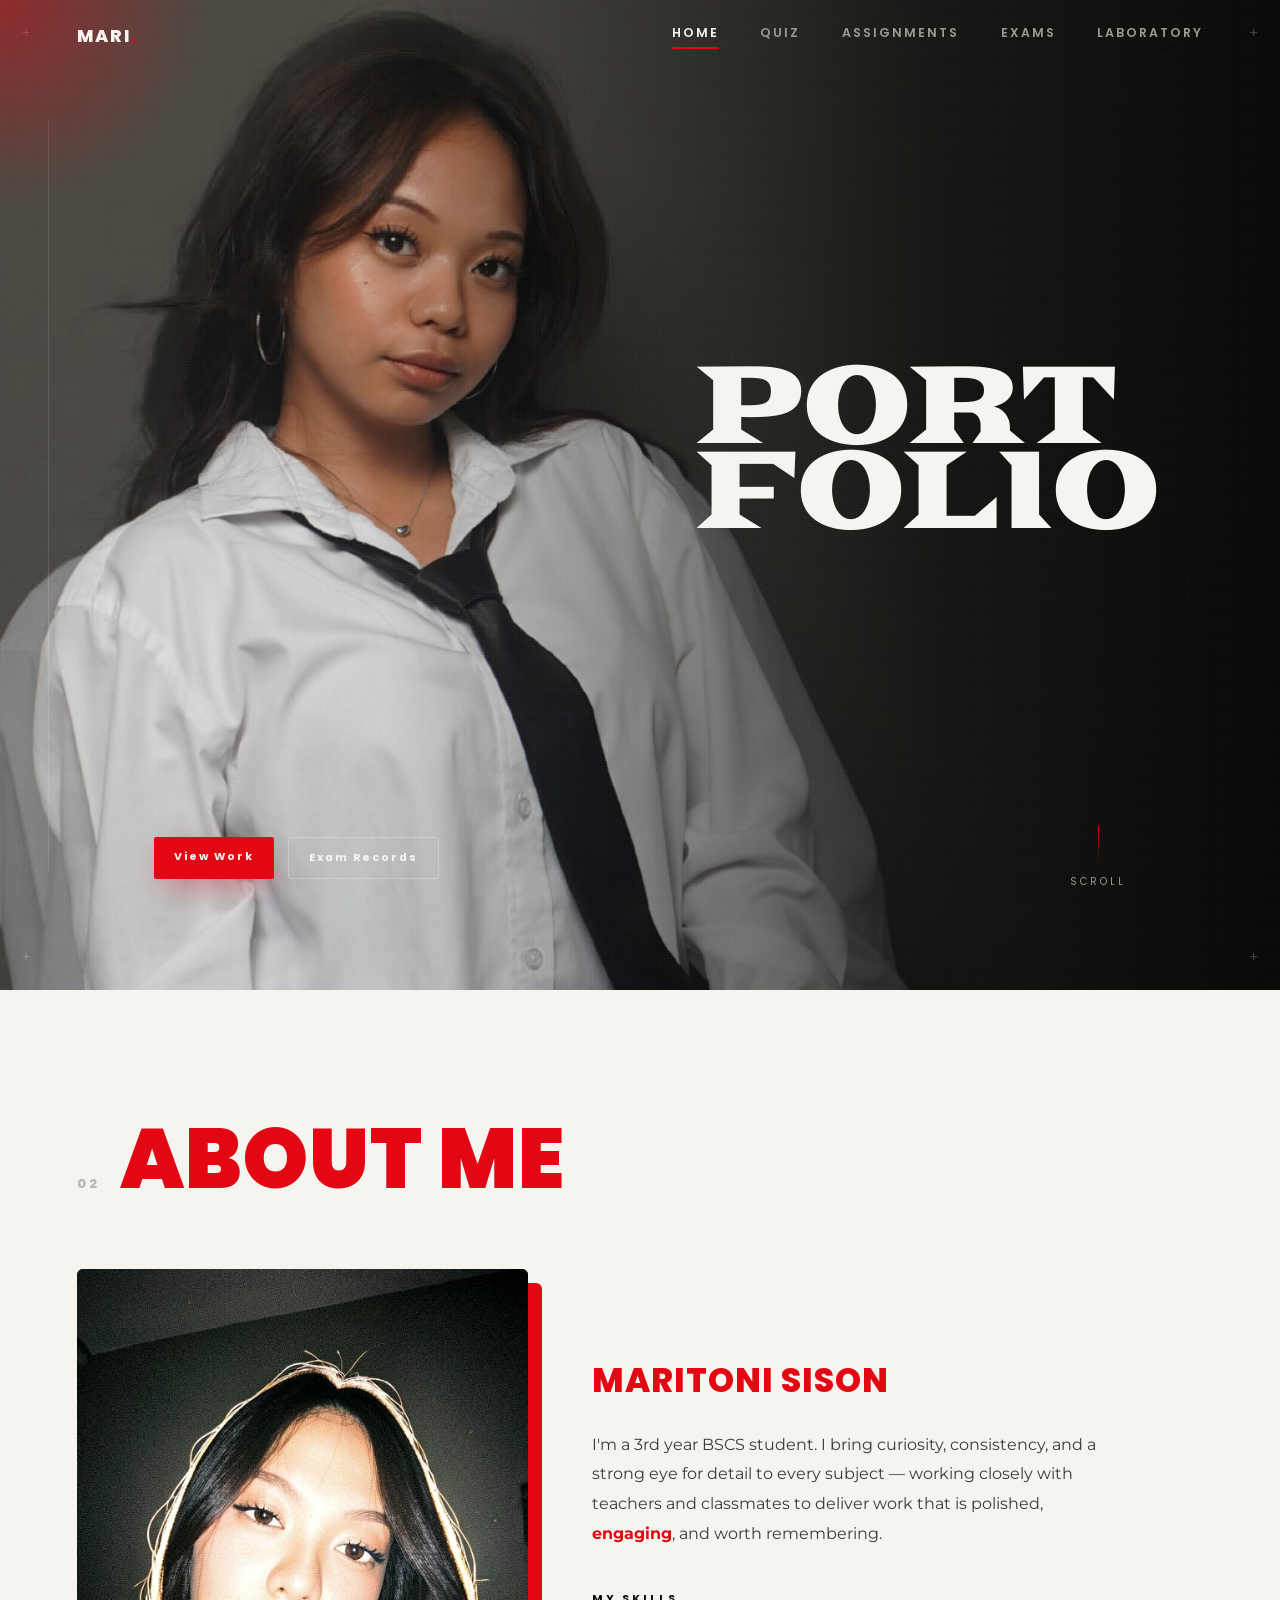
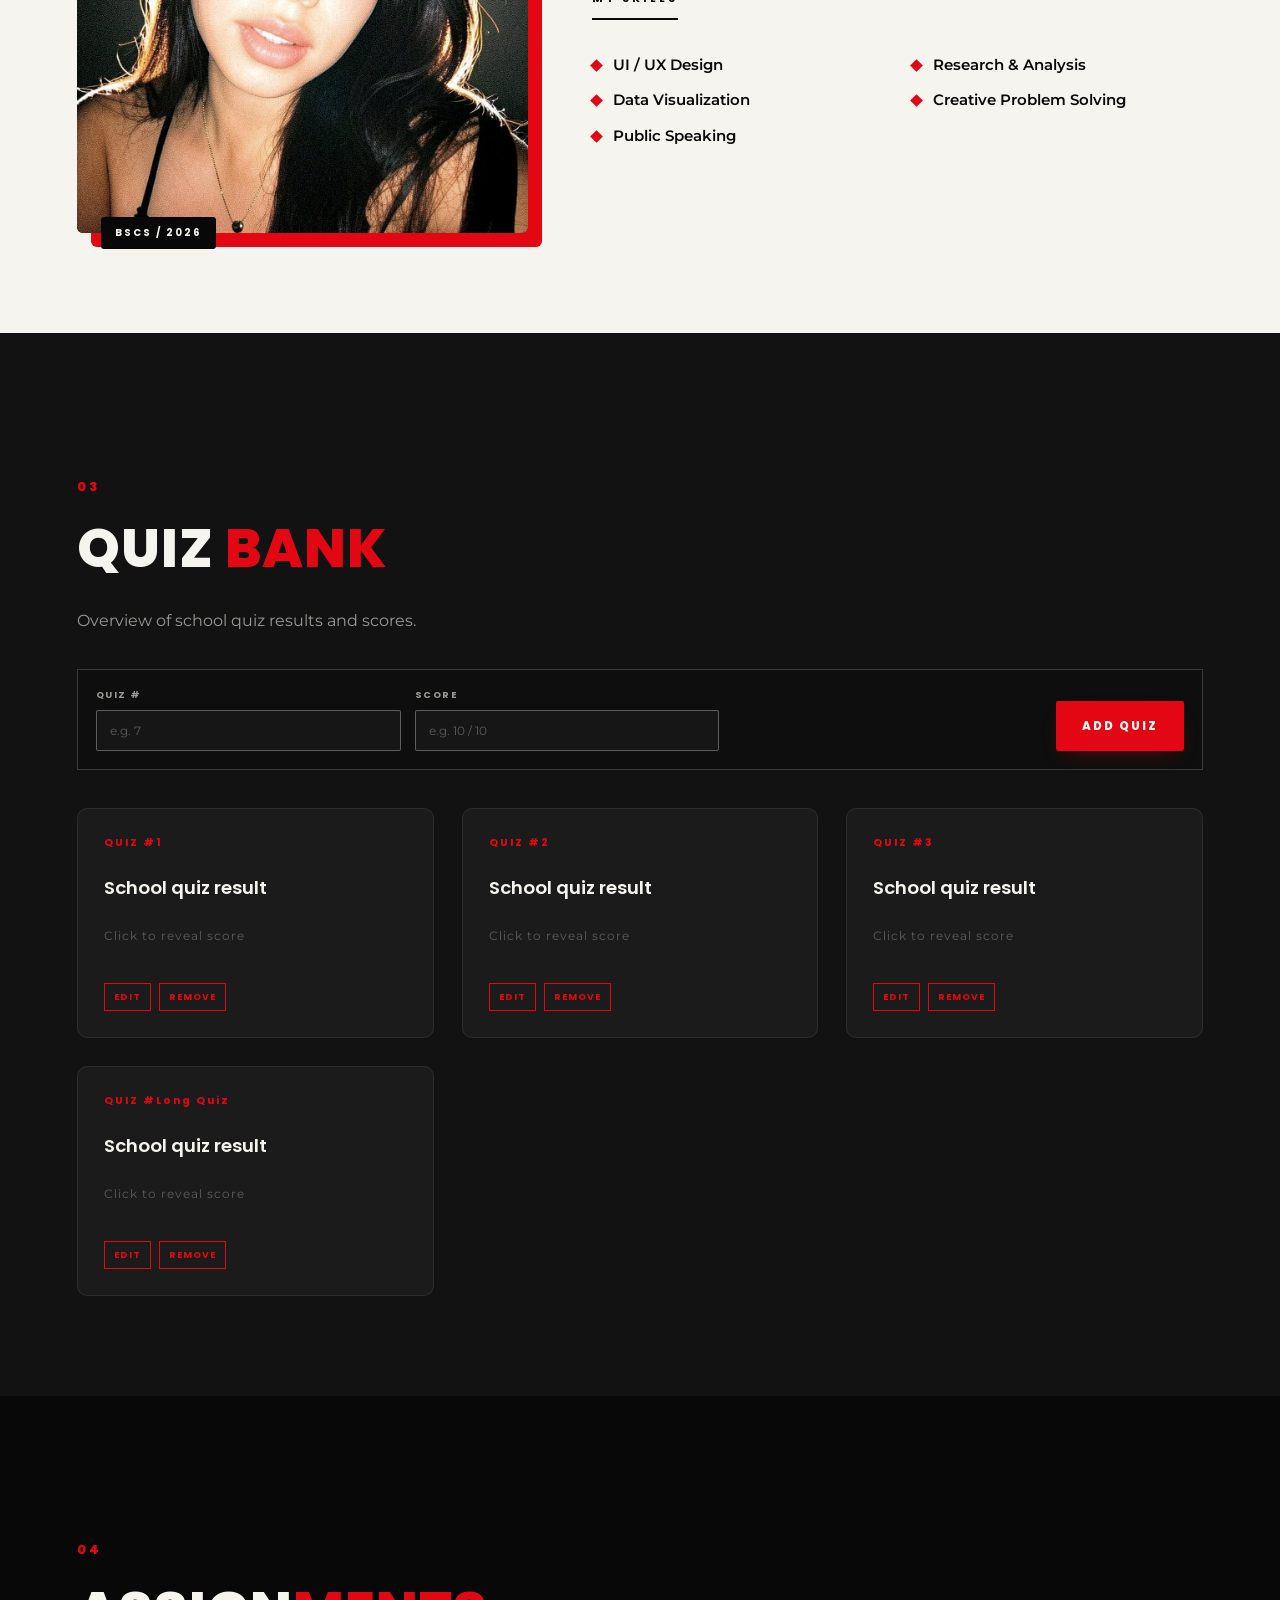
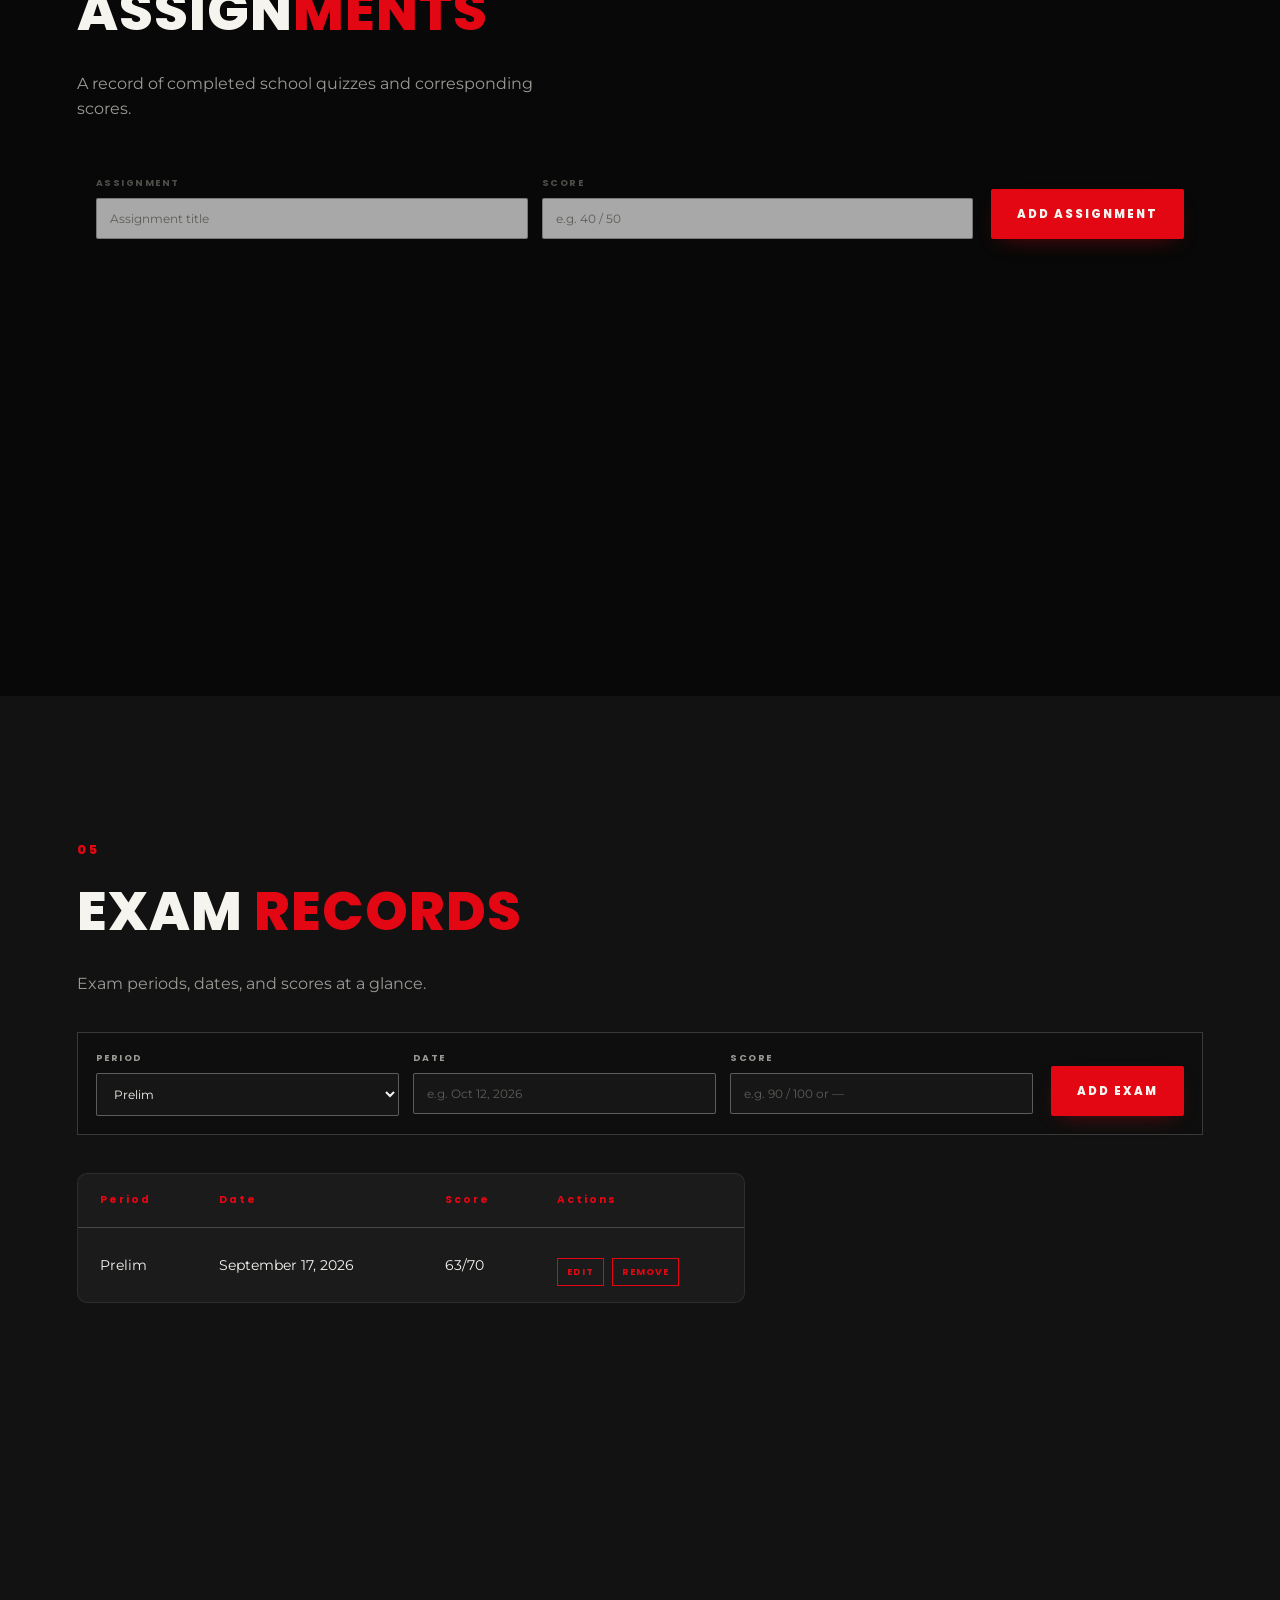
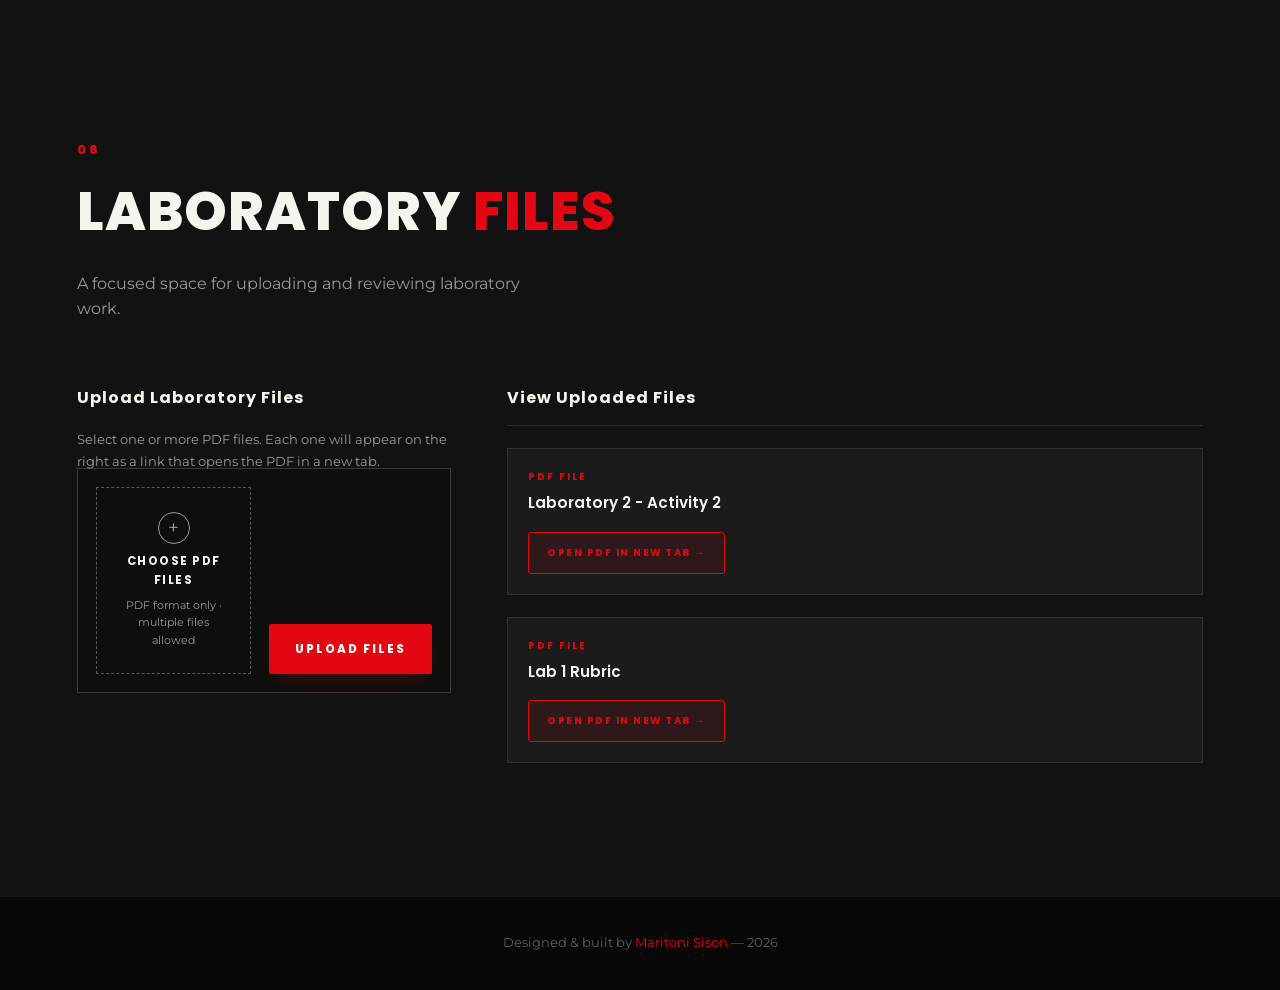
<file: index.html>
<!DOCTYPE html>
<html lang="en">
<head>
<meta charset="UTF-8">
<meta name="viewport" content="width=device-width, initial-scale=1.0">
<title>Portfolio — Student Showcase</title>
<link rel="preconnect" href="https://fonts.googleapis.com">
<link rel="preconnect" href="https://fonts.gstatic.com" crossorigin>
<link href="https://fonts.googleapis.com/css2?family=Goblin+One&display=swap" rel="stylesheet">
<link href="https://fonts.googleapis.com/css2?family=Monoton&display=swap" rel="stylesheet">
<link href="https://fonts.googleapis.com/css2?family=Archivo+Black&family=Great+Vibes&family=Montserrat:wght@300;400;500;600;700;800&family=Poppins:wght@300;400;600;700;800;900&display=swap" rel="stylesheet">
<link rel="stylesheet" href="styles.css">
</head>
<body>

<!-- ===== CUSTOM CURSOR GLOW ===== -->
<div class="cursor-glow" id="cursorGlow"></div>

<!-- ===== NAVIGATION ===== -->
<header class="navbar" id="navbar">
  <div class="nav-inner">
    <a href="#home" class="nav-logo">MARI<span class="dot">.</span></a>

    <nav class="nav-links" id="navLinks">
      <a href="#home" class="nav-link active" data-section="home">HOME</a>
      <a href="#quiz" class="nav-link" data-section="quiz">QUIZ</a>
      <a href="#assignments" class="nav-link" data-section="assignments">ASSIGNMENTS</a>
      <a href="#exams" class="nav-link" data-section="exams">EXAMS</a>
      <a href="#laboratory" class="nav-link" data-section="laboratory">LABORATORY</a>
    </nav>

    <button class="nav-toggle" id="navToggle" aria-label="Toggle menu">
      <span></span><span></span><span></span>
    </button>
  </div>
</header>

<!-- ===== HOME ===== -->
<section id="home" class="section hero">
  <div class="hero-noise" aria-hidden="true"></div>

  <div class="frame-marks" aria-hidden="true">
    <span class="frame-vline"></span>
    <span class="mark mark-tl">+</span>
    <span class="mark mark-tr">+</span>
    <span class="mark mark-bl">+</span>
    <span class="mark mark-br">+</span>
  </div>

  <div class="hero-stage">
    <div class="hero-copy">
      <h1 class="hero-mega reveal" aria-label="Portfolio">PORT<br>FOLIO</h1>
    </div>
  </div>

  <div class="hero-foot reveal">
    <div class="hero-mini-actions">
      <a href="#assignments" class="btn btn-primary btn-sm">View Work</a>
      <a href="#exams" class="btn btn-ghost btn-sm">Exam Records</a>
    </div>
    <a href="#about" class="scroll-cue" aria-label="Scroll down">
      <span class="scroll-cue-line"></span> SCROLL
    </a>
  </div>
</section>

<!-- ===== ABOUT ME ===== -->
<section id="about" class="section about-section">
  <div class="about-heading reveal">
    <span class="section-num about-num">02</span>
    <h2 class="about-title">ABOUT ME</h2>
  </div>
  <div class="about-body">
    <div class="about-photo reveal">
      <div class="about-photo-frame">
        <img src="image 2.jpg" alt="Portrait of Maritoni Sison">
      </div>
      <span class="about-photo-tag">BSCS / 2026</span>
    </div>
    <div class="about-content reveal">
      <p class="about-name">Maritoni Sison</p>
      <p class="about-desc">I'm a 3rd year BSCS student. I bring curiosity, consistency, and a strong eye for detail to every subject — working closely with teachers and classmates to deliver work that is polished, <span class="accent-word">engaging</span>, and worth remembering.</p>
      <div class="about-skills">
        <p class="about-skills-label">MY SKILLS</p>
        <ul class="skills-list">
          <li><span class="skill-mark"></span>UI / UX Design</li>
          <li><span class="skill-mark"></span>Research &amp; Analysis</li>
          <li><span class="skill-mark"></span>Data Visualization</li>
          <li><span class="skill-mark"></span>Creative Problem Solving</li>
          <li><span class="skill-mark"></span>Public Speaking</li>
        </ul>
      </div>
    </div>
  </div>
</section>

<!-- ===== QUIZ ===== -->
<section id="quiz" class="section quiz-section">
  <div class="section-head reveal">
    <span class="section-num">03</span>
    <h2>QUIZ <span class="text-accent">BANK</span></h2>
    <p>Overview of school quiz results and scores.</p>
  </div>

  <form class="entry-form reveal" id="quizForm">
    <div class="form-fields">
      <label>QUIZ # <input name="tag" type="number" min="1" placeholder="e.g. 7" required></label>
      <label>Score <input name="score" placeholder="e.g. 10 / 10" required maxlength="18"></label>
    </div>
    <button class="button button-red" type="submit">ADD QUIZ</button>
  </form>

  <div class="quiz-grid" id="quizGrid">
    
    <!-- cards injected by JS -->
  </div>
</section>

<!-- ===== ASSIGNMENTS ===== -->
<section id="assignments" class="section assignments-section">
  <div class="section-head reveal">
    <span class="section-num">04</span>
    <h2>ASSIGN<span class="text-accent">MENTS</span></h2>
    <p>A record of completed school quizzes and corresponding scores.</p>
  </div>

  <form class="entry-form entry-form-light reveal" id="assignmentForm">
    <div class="form-fields">
      <label>Assignment <input name="title" placeholder="Assignment title" required maxlength="70"></label>
      <label>Score <input name="score" placeholder="e.g. 40 / 50" required maxlength="18"></label>
    </div>
    <button class="button button-red" type="submit">ADD ASSIGNMENT</button>
  </form>

  <div class="assignments-grid" id="assignmentsGrid">
    <!-- cards injected by JS -->
  </div>
</section>

<!-- ===== EXAMS ===== -->
<section id="exams" class="section exams-section">
  <div class="section-head reveal">
    <span class="section-num">05</span>
    <h2>EXAM <span class="text-accent">RECORDS</span></h2>
    <p>Exam periods, dates, and scores at a glance.</p>
  </div>

  <form class="entry-form reveal" id="examForm">
    <div class="form-fields">
      <label>Period <select name="period"><option>Prelim</option><option>Midterm</option><option>Finals</option></select></label>
      <label>Date <input name="date" placeholder="e.g. Oct 12, 2026" required maxlength="24"></label>
      <label>Score <input name="score" placeholder="e.g. 90 / 100 or —" required maxlength="18"></label>
    </div>
    <button class="button button-red" type="submit">ADD EXAM</button>
  </form>

  <div class="exams-layout">
    <div class="exams-table-wrap reveal">
      <table class="exams-table" id="examsTable">
        <thead>
          <tr>
            <th>Period</th>
            <th>Date</th>
            <th>Score</th>
            <th>Actions</th>
          </tr>
        </thead>
        <tbody><!-- injected by JS --></tbody>
      </table>
    </div>

  </div>
</section>

<!-- ===== LABORATORY ===== -->
<section id="laboratory" class="section laboratory-page">
  <div class="section-head reveal">
    <span class="section-num">06</span>
    <h2>LABORATORY <span class="text-accent">FILES</span></h2>
    <p>A focused space for uploading and reviewing laboratory work.</p>
  </div>

  <div class="laboratory-layout">
    <div class="laboratory-upload reveal">
      <h3>Upload Laboratory Files</h3>
      <p>Select one or more PDF files. Each one will appear on the right as a link that opens the PDF in a new tab.</p>
      <form id="laboratoryForm" class="entry-form">
        <label class="laboratory-picker" for="laboratoryFiles">
          <span class="laboratory-picker-icon" aria-hidden="true">+</span>
          <span class="laboratory-picker-title">CHOOSE PDF FILES</span>
          <span class="laboratory-picker-note" id="laboratoryFileName">PDF format only · multiple files allowed</span>
          <input id="laboratoryFiles" type="file" accept="application/pdf,.pdf" multiple required>
        </label>
        <button class="button" type="submit">UPLOAD FILES</button>
      </form>
    </div>

    <div class="laboratory-viewer reveal">
      <h2 class="laboratory-files-title">View Uploaded Files</h2>
      <p class="laboratory-empty" id="laboratoryEmpty">Your uploaded PDF files will appear here as links.</p>
      <div id="laboratoryPreviews"></div>
    </div>
  </div>
</section>

<!-- ===== FOOTER ===== -->
<footer class="footer">
  <p>Designed &amp; built by <span class="text-accent">Maritoni Sison</span> — 2026</p>
</footer>

<script src="script.js"></script>
</body>
</html>
</file>
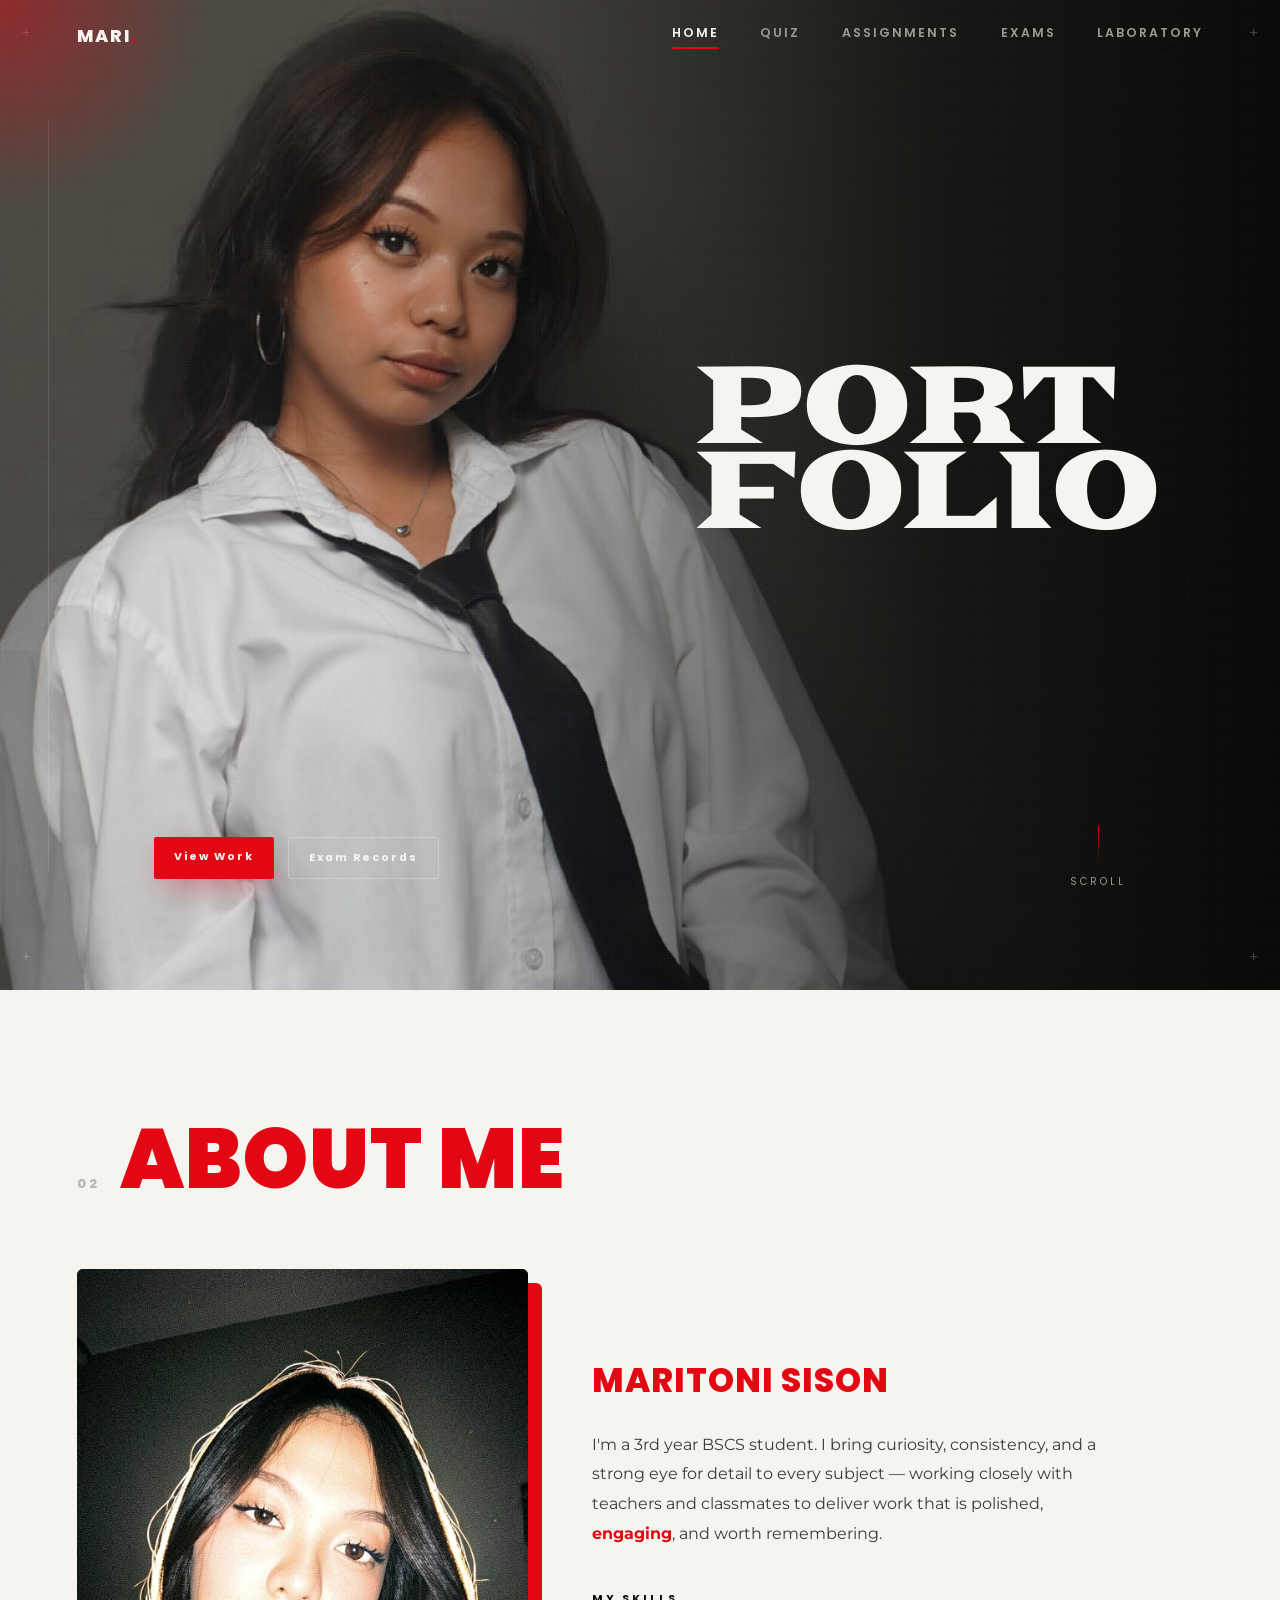
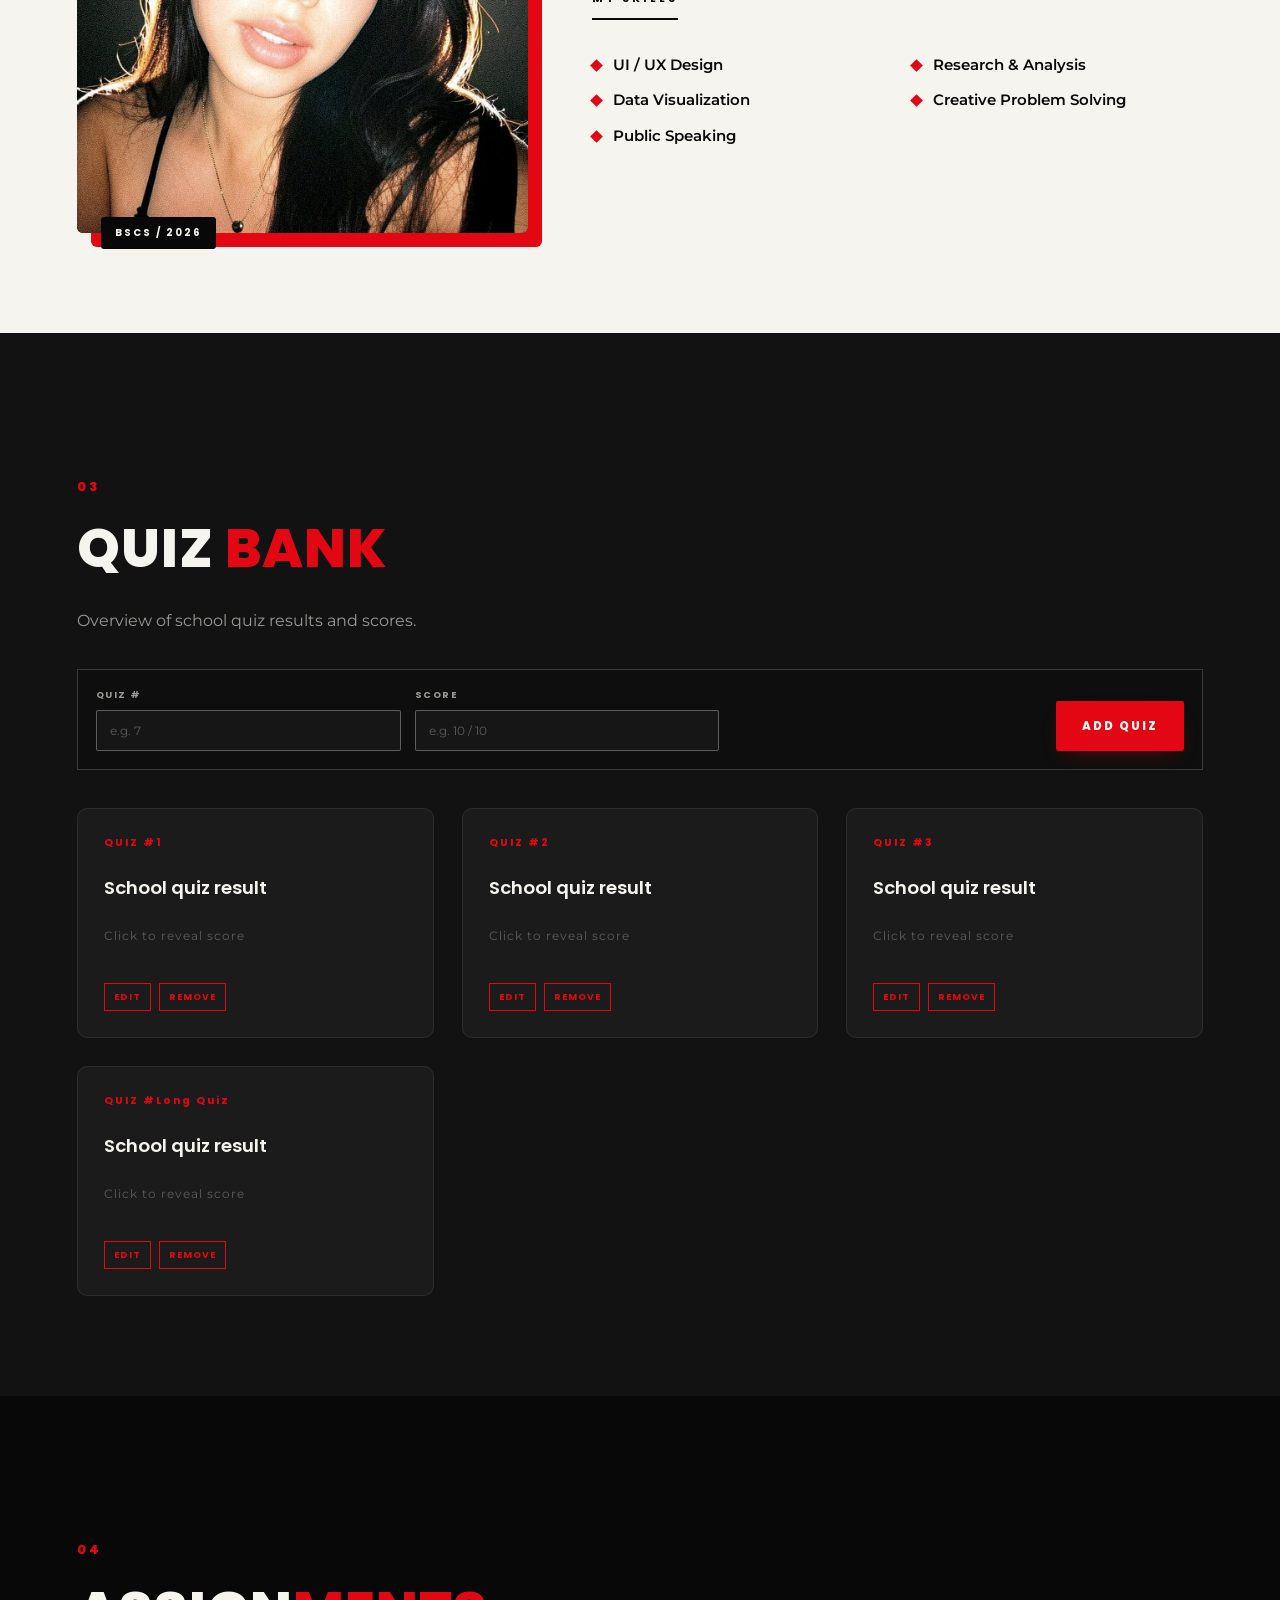
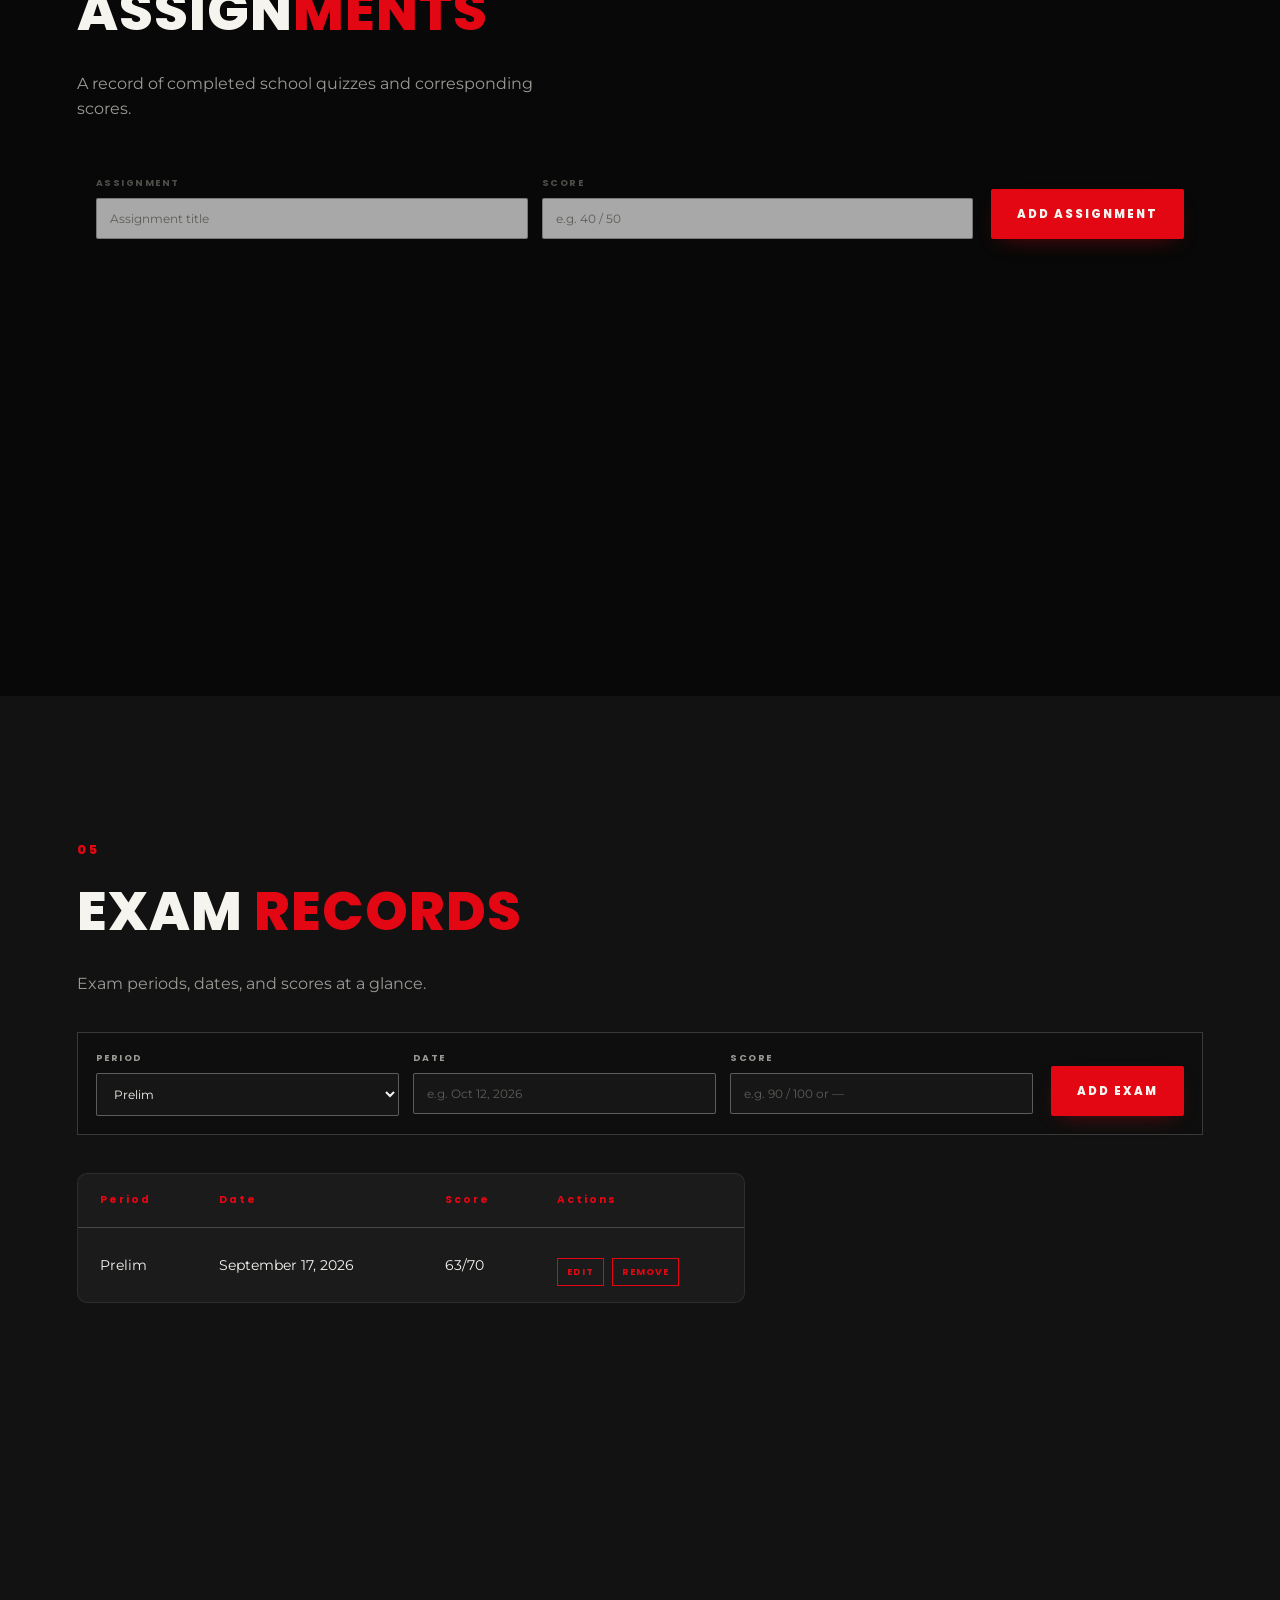
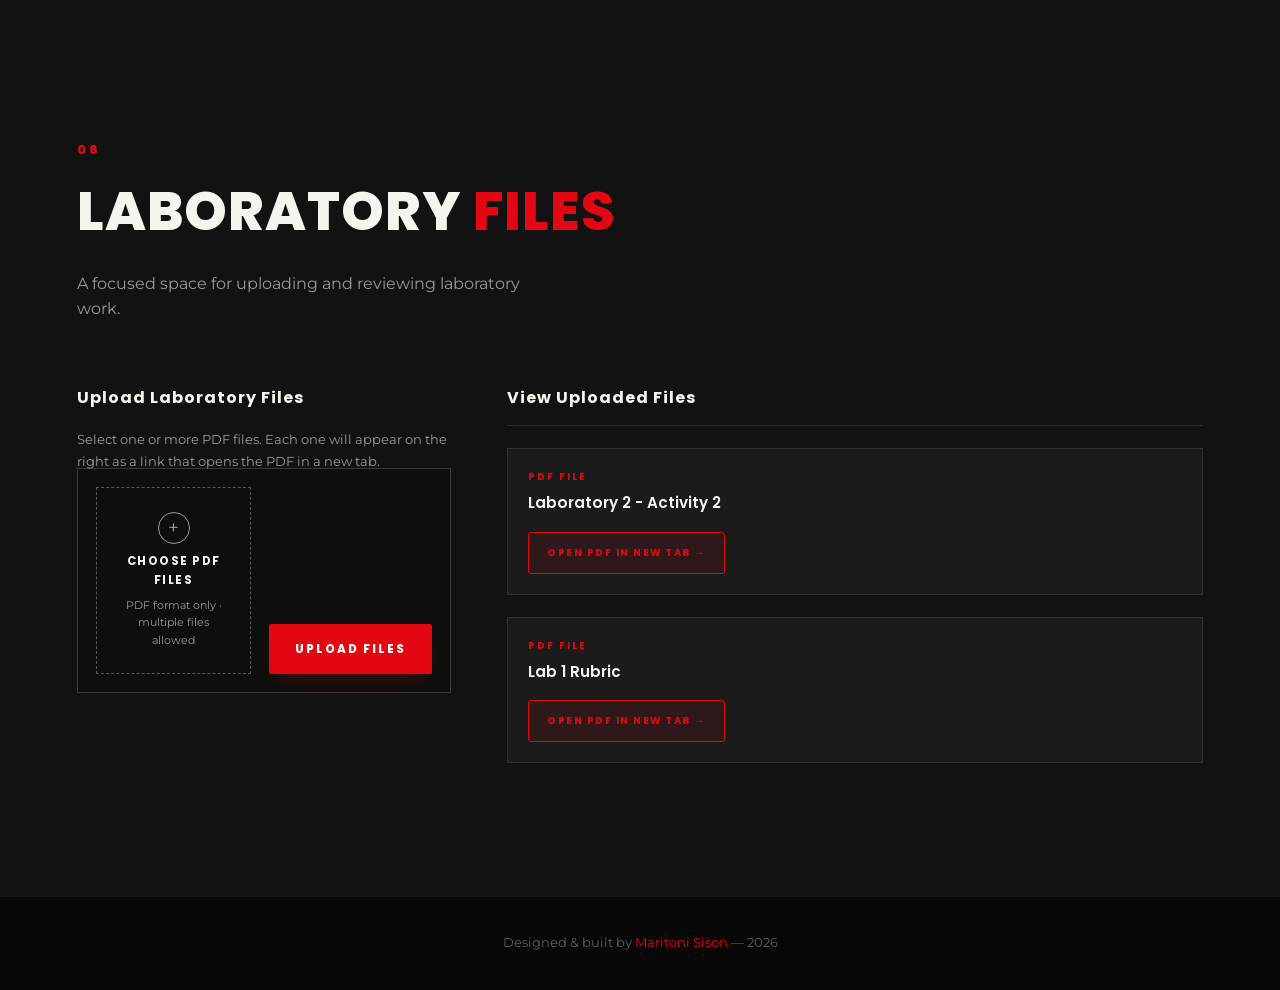
<file: laboratory.html>
<!DOCTYPE html>
<html lang="en">
<head>
<meta charset="UTF-8">
<meta http-equiv="refresh" content="0; url=index.html#laboratory">
<title>Laboratory — Maritoni Sison</title>
</head>
<body>
<p>Opening the Laboratory section in the portfolio...</p>
<script>window.location.replace('index.html#laboratory');</script>
</body>
</html>
</file>
<file: styles.css>
/* =========================================================
   TOKENS
========================================================= */
:root{
  --black:#080808;
  --black-2:#121212;
  --black-3:#1b1b1b;
  --red:#e30613;
  --red-deep:#8c0009;
  --red-glow: rgba(227,6,19,.45);
  --white:#f6f4ef;
  --grey:#9a9a95;
  --grey-dim:#5c5c58;

  --font-display:'Poppins', sans-serif;
  --font-body:'Montserrat', sans-serif;
  --font-script:'Great Vibes', cursive;

  --ease: cubic-bezier(.16,.84,.44,1);
}

*{ margin:0; padding:0; box-sizing:border-box; }

html{ scroll-behavior:smooth; }

body{
  background:var(--black);
  color:var(--white);
  font-family:var(--font-body);
  overflow-x:hidden;
  line-height:1.6;
}

::selection{ background:var(--red); color:var(--white); }

a{ text-decoration:none; color:inherit; }
ul{ list-style:none; }

.text-accent{ color:var(--red); }

@media (prefers-reduced-motion: reduce){
  *{ animation-duration:.001ms !important; animation-iteration-count:1 !important; transition-duration:.001ms !important; scroll-behavior:auto !important; }
}

/* =========================================================
   CURSOR GLOW (signature ambient element)
========================================================= */
.cursor-glow{
  position:fixed;
  top:0; left:0;
  width:420px; height:420px;
  border-radius:50%;
  background:radial-gradient(circle, var(--red-glow) 0%, transparent 70%);
  pointer-events:none;
  z-index:2;
  transform:translate(-50%,-50%);
  opacity:0;
  transition:opacity .4s var(--ease);
  will-change:transform;
}
@media (hover:hover){
  .cursor-glow{ opacity:1; }
}

/* =========================================================
   NAVBAR
========================================================= */
.navbar{
  position:fixed;
  top:0; left:0; right:0;
  z-index:100;
  padding:22px 6vw;
  display:flex;
  transition:background .35s var(--ease), padding .35s var(--ease), border-color .35s var(--ease);
  border-bottom:1px solid transparent;
}
.navbar.scrolled{
  background:rgba(8,8,8,.85);
  backdrop-filter:blur(10px);
  padding:14px 6vw;
  border-bottom:1px solid rgba(255,255,255,.08);
}
.nav-inner{
  width:100%;
  display:flex;
  align-items:center;
  justify-content:space-between;
}
.nav-logo{
  font-family:var(--font-display);
  font-weight:800;
  letter-spacing:2px;
  font-size:1.1rem;
}
.nav-logo .dot{ color:var(--red); }

.nav-links{
  display:flex;
  gap:2.6rem;
}
.nav-link{
  font-family:var(--font-display);
  font-size:.78rem;
  font-weight:600;
  letter-spacing:2px;
  color:var(--grey);
  position:relative;
  padding-bottom:6px;
  transition:color .3s var(--ease);
}
.nav-link span{
  font-size:.62rem;
  color:var(--white);
  margin-right:6px;
  font-weight:700;
}
.nav-link::after{
  content:'';
  position:absolute;
  left:0; bottom:0;
  height:2px; width:0;
  background:var(--red);
  transition:width .35s var(--ease);
}
.nav-link:hover, .nav-link.active{ color:var(--white); }
.nav-link:hover::after, .nav-link.active::after{ width:100%; }

.nav-toggle{
  display:none;
  flex-direction:column;
  gap:5px;
  background:none;
  border:none;
  cursor:pointer;
  z-index:110;
}
.nav-toggle span{
  width:26px; height:2px;
  background:var(--white);
  transition:transform .3s var(--ease), opacity .3s var(--ease), background .3s var(--ease);
}
.nav-toggle.open span:nth-child(1){ transform:translateY(7px) rotate(45deg); background:var(--red); }
.nav-toggle.open span:nth-child(2){ opacity:0; }
.nav-toggle.open span:nth-child(3){ transform:translateY(-7px) rotate(-45deg); background:var(--red); }

/* =========================================================
   SECTION SHELL
========================================================= */
.section{
  position:relative;
  padding:140px 6vw 100px;
  min-height:100vh;
}
.section-head{
  max-width:640px;
  margin-bottom:64px;
}
.section-num{
  font-family:var(--font-display);
  color:var(--red);
  font-weight:800;
  font-size:.8rem;
  letter-spacing:3px;
}
.section-head h2{
  font-family:var(--font-display);
  font-size:clamp(2.2rem, 5vw, 3.4rem);
  font-weight:800;
  letter-spacing:1px;
  margin:.4rem 0 1rem;
}
.section-head p{
  color:var(--grey);
  font-size:.98rem;
  max-width:460px;
}

/* =========================================================
   HERO / HOME
========================================================= */
.hero{
  min-height:100vh;
  display:flex;
  flex-direction:column;
  justify-content:center;
  padding-top:110px;
  isolation:isolate;
  background:#000 url('final.png') center center / cover no-repeat;
  overflow:hidden;
}

.hero::before{
  content:'';
  position:absolute;
  inset:0;
  z-index:-1;
  background:linear-gradient(90deg, rgba(0,0,0,.04) 30%, rgba(0,0,0,.7) 74%, rgba(0,0,0,.86));
  pointer-events:none;
}

.hero-noise{
  position:absolute; inset:0;
  background-image:radial-gradient(rgba(255,255,255,.035) 1px, transparent 1px);
  background-size:3px 3px;
  z-index:0;
  pointer-events:none;
}

/* ---- print-frame corner marks (reference detail) ---- */
.frame-marks{
  position:absolute;
  inset:0;
  z-index:4;
  pointer-events:none;
}
.frame-vline{
  position:absolute;
  left:clamp(20px, 4vw, 48px);
  top:12%;
  bottom:12%;
  width:1px;
  background:rgba(255,255,255,.12);
}
.mark{
  position:absolute;
  font-family:monospace;
  font-size:14px;
  line-height:1;
  color:rgba(255,255,255,.25);
}
.mark-tl{ top:26px; left:22px; }
.mark-tr{ top:26px; right:22px; }
.mark-bl{ bottom:26px; left:22px; }
.mark-br{ bottom:26px; right:22px; }

/* ---- stage: wordmark + portrait + signature ---- */
.hero-stage{
  position:relative;
  z-index:1;
  width:100%;
  min-height:clamp(520px, 76vh, 740px);
  padding:0 8vw;
  display:flex;
  justify-content:flex-end;
  align-items:center;
}

.hero-copy{
  position:relative;
  z-index:3;
  width:min(44%, 560px);
  display:flex;
  flex-direction:column;
  align-items:flex-start;
  padding:clamp(1.5rem, 3vw, 3rem) 0;
}

.hero-mega{
  font-family:'Goblin One', serif;
  font-weight:400;
  font-style:normal;
  font-size:clamp(4.4rem, 8.5vw, 8.6rem);
  line-height:.78;
  letter-spacing:-.035em;
  color:var(--white);
  text-align:left;
  text-transform:uppercase;
  position:relative;
  z-index:1;
  white-space:normal;
}

.hero-signature{
  position:relative;
  z-index:3;
  width:min(390px, 100%);
  margin-top:clamp(1.7rem, 3vw, 3rem);
  text-align:left;
}
.hero-kicker{
  color:var(--red);
  font-family:var(--font-display);
  font-size:.68rem;
  font-weight:700;
  letter-spacing:4px;
  margin-bottom:10px;
}
.hero-script{
  font-family:Georgia, 'Times New Roman', serif;
  color:var(--white);
  font-size:clamp(1.7rem, 3vw, 2.7rem);
  font-style:italic;
  letter-spacing:.02em;
  line-height:1;
  text-shadow:0 2px 20px rgba(0,0,0,.5);
}
.hero-blurb{
  margin-top:14px;
  color:rgba(255,255,255,.78);
  font-weight:300;
  font-size:clamp(.68rem, 1.1vw, .78rem);
  line-height:1.75;
  letter-spacing:.2px;
}
.accent-word{ color:var(--red); font-weight:700; }

/* ---- footer row: mini actions + scroll cue ---- */
.hero-foot{
  position:relative;
  z-index:3;
  width:100%;
  margin-top:clamp(1rem, 3vw, 2rem);
  padding:0 6vw;
  display:flex;
  align-items:center;
  justify-content:space-between;
}
.hero-mini-actions{
  display:flex;
  gap:14px;
}
.btn{
  font-family:var(--font-display);
  font-size:.78rem;
  font-weight:700;
  letter-spacing:2px;
  padding:15px 30px;
  border-radius:2px;
  transition:all .35s var(--ease);
  display:inline-block;
}
.btn-sm{ padding:11px 20px; font-size:.68rem; }
.btn-primary{
  background:var(--red);
  color:var(--white);
  box-shadow:0 10px 30px -8px var(--red-glow);
}
.btn-primary:hover{ background:var(--white); color:var(--black); transform:translateY(-3px); }
.btn-ghost{
  border:1px solid rgba(255,255,255,.25);
  color:var(--white);
}
.btn-ghost:hover{ border-color:var(--red); color:var(--red); transform:translateY(-3px); }

.scroll-cue{
  display:flex;
  flex-direction:column;
  align-items:center;
  gap:10px;
  font-family:var(--font-display);
  font-size:.62rem;
  letter-spacing:3px;
  color:var(--grey);
}
.scroll-cue-line{
  width:1px; height:38px;
  background:linear-gradient(var(--red), transparent);
  animation:cue 1.8s ease-in-out infinite;
}
@keyframes cue{
  0%{ transform:scaleY(0); transform-origin:top; }
  50%{ transform:scaleY(1); transform-origin:top; }
  50.01%{ transform-origin:bottom; }
  100%{ transform:scaleY(0); transform-origin:bottom; }
}

/* =========================================================
   REVEAL ON SCROLL
========================================================= */
.reveal{
  opacity:0;
  transform:translateY(28px);
  transition:opacity .8s var(--ease), transform .8s var(--ease);
}
.reveal.in-view{ opacity:1; transform:translateY(0); }

/* =========================================================
   ABOUT ME SECTION
========================================================= */
.about-section{
  background:var(--white);
  color:var(--black);
  padding-top:130px;
}

.about-heading{
  display:flex;
  align-items:baseline;
  gap:20px;
  margin-bottom:70px;
}
.about-num{
  color:rgba(8,8,8,.25);
}
.about-title{
  font-family:var(--font-display);
  font-weight:900;
  font-size:clamp(2.6rem, 7vw, 5.2rem);
  letter-spacing:1px;
  color:var(--red);
  line-height:.95;
}

.about-body{
  display:grid;
  grid-template-columns:.85fr 1.15fr;
  gap:64px;
  align-items:center;
}

.about-photo{
  position:relative;
  width:100%;
}
.about-photo-frame{
  position:relative;
  width:100%;
  aspect-ratio:4 / 5;
  background:var(--black-2);
  border-radius:6px;
  overflow:hidden;
  box-shadow:14px 14px 0 var(--red);
  transition:transform .5s var(--ease), box-shadow .5s var(--ease);
}
.about-photo-frame img{
  width:100%; height:100%;
  object-fit:cover;
  display:block;
  filter:grayscale(15%) contrast(1.05);
  transition:filter .5s var(--ease), transform .6s var(--ease);
}
.about-photo:hover .about-photo-frame{
  transform:translate(-6px,-6px);
  box-shadow:20px 20px 0 var(--red);
}
.about-photo:hover .about-photo-frame img{
  filter:grayscale(0%) contrast(1);
  transform:scale(1.04);
}
.about-photo-tag{
  position:absolute;
  bottom:-16px; left:24px;
  background:var(--black);
  color:var(--white);
  font-family:var(--font-display);
  font-size:.62rem;
  font-weight:700;
  letter-spacing:2px;
  padding:8px 14px;
  border-radius:3px;
}

.about-name{
  font-family:var(--font-display);
  font-weight:800;
  font-size:clamp(1.5rem, 3vw, 2.1rem);
  letter-spacing:1px;
  text-transform:uppercase;
  color:var(--red);
  margin-bottom:22px;
}

.about-desc{
  font-family:var(--font-body);
  font-weight:400;
  font-size:1rem;
  line-height:1.85;
  color:#3a3a3a;
  max-width:520px;
  margin-bottom:36px;
}

.about-skills-label{
  font-family:var(--font-display);
  font-size:.68rem;
  font-weight:700;
  letter-spacing:3px;
  color:var(--black);
  margin-bottom:16px;
  padding-bottom:10px;
  border-bottom:2px solid var(--black);
  display:inline-block;
}

.skills-list{
  display:grid;
  grid-template-columns:repeat(2, minmax(0,1fr));
  gap:12px 28px;
  margin-top:18px;
}
.skills-list li{
  display:flex;
  align-items:center;
  gap:12px;
  font-family:var(--font-body);
  font-weight:600;
  font-size:.92rem;
  color:var(--black);
  transition:transform .3s var(--ease), color .3s var(--ease);
}
.skills-list li:hover{
  transform:translateX(6px);
  color:var(--red);
}
.skill-mark{
  width:9px; height:9px;
  background:var(--red);
  flex:none;
  transform:rotate(45deg);
}

/* =========================================================
   PROJECTS SECTION
========================================================= */
.projects-section{ background:var(--black-2); }
.projects-grid{ display:grid; grid-template-columns:repeat(3,1fr); gap:24px; }
.project-card{ background:var(--black-3); border:1px solid rgba(255,255,255,.1); min-height:310px; padding:28px; position:relative; transition:transform .4s var(--ease), border-color .4s var(--ease); }
.project-card:hover{ border-color:var(--red); transform:translateY(-8px); }
.project-card-red{ background:var(--red); border-color:var(--red); }
.project-number{ color:var(--red); font-family:var(--font-display); font-size:2.8rem; line-height:1; }
.project-card-red .project-number,.project-card-red .project-type{ color:var(--white); }
.project-type{ color:var(--red); font-family:var(--font-display); font-size:.62rem; font-weight:700; letter-spacing:2px; margin-top:36px; }
.project-card h3{ font-family:var(--font-display); font-size:1.3rem; margin:12px 0 14px; }
.project-card p:not(.project-type){ color:var(--grey); font-size:.84rem; line-height:1.8; }
.project-card-red p:not(.project-type){ color:rgba(255,255,255,.78); }
.project-line{ background:var(--red); bottom:28px; height:3px; left:28px; position:absolute; width:42px; }
.project-card-red .project-line{ background:var(--white); }

/* =========================================================
   QUIZ SECTION
========================================================= */
.quiz-section{ background:var(--black-2); }

.quiz-grid{
  display:grid;
  grid-template-columns:repeat(3, 1fr);
  gap:28px;
}

.quiz-card{
  perspective:1200px;
  height:230px;
}
.quiz-card-inner{
  position:relative;
  width:100%; height:100%;
  transition:transform .7s var(--ease);
  transform-style:preserve-3d;
  cursor:pointer;
}
.quiz-card.flipped .quiz-card-inner{ transform:rotateY(180deg); }

.quiz-face{
  position:absolute; inset:0;
  backface-visibility:hidden;
  border-radius:10px;
  padding:26px;
  display:flex;
  flex-direction:column;
  justify-content:space-between;
}
.quiz-front{
  background:var(--black-3);
  border:1px solid rgba(255,255,255,.08);
}
.quiz-front:hover{ border-color:var(--red); }
.quiz-back{
  background:linear-gradient(150deg, var(--red-deep), var(--red));
  transform:rotateY(180deg);
  color:var(--white);
}
.quiz-tag{
  font-family:var(--font-display);
  font-size:.65rem;
  letter-spacing:2px;
  color:var(--red);
  font-weight:700;
}
.quiz-back .quiz-tag{ color:rgba(255,255,255,.75); }
.quiz-q{
  font-family:var(--font-display);
  font-size:1.15rem;
  font-weight:600;
  line-height:1.35;
}
.quiz-hint{
  font-size:.75rem;
  color:var(--grey-dim);
  letter-spacing:1px;
}
.quiz-remove{
  align-self:flex-start;
  background:transparent;
  border:1px solid rgba(255,255,255,.22);
  color:var(--grey);
  cursor:pointer;
  font-family:var(--font-display);
  font-size:.6rem;
  font-weight:700;
  letter-spacing:1.5px;
  padding:8px 12px;
  transition:background .3s var(--ease), border-color .3s var(--ease), color .3s var(--ease);
}
.quiz-remove:hover{ background:var(--white); border-color:var(--white); color:var(--black); }
.quiz-back .quiz-remove{ border-color:rgba(255,255,255,.45); color:var(--white); }
.quiz-back .quiz-remove:hover{ background:var(--white); color:var(--red-deep); }
.record-actions{ align-items:center; display:flex; flex-wrap:wrap; gap:8px; margin-top:14px; }
.record-actions button{ background:transparent; border:1px solid currentColor; color:var(--red); cursor:pointer; font-family:var(--font-display); font-size:.58rem; font-weight:700; letter-spacing:1px; padding:6px 9px; }
.record-actions button:hover{ background:var(--white); color:var(--black); }
.record-remove{ background:transparent; border:1px solid var(--red); color:var(--red); cursor:pointer; font-family:var(--font-display); font-size:.58rem; font-weight:700; letter-spacing:1px; padding:6px 9px; }
.record-edit-form{ display:flex; flex-wrap:wrap; gap:7px; margin-top:10px; width:100%; }
.record-edit-form input{ background:rgba(255,255,255,.08); border:1px solid rgba(255,255,255,.3); color:var(--white); min-width:110px; padding:7px 8px; }
.record-edit-form button{ padding:6px 9px; }
.exams-table .record-edit-form{ min-width:260px; }
.quiz-back .quiz-hint{ color:rgba(255,255,255,.65); }
.quiz-a{
  font-size:.95rem;
  font-weight:500;
}

/* =========================================================
   ASSIGNMENTS SECTION
========================================================= */
.assignments-section{ background:var(--black); }

.assignments-grid{
  display:grid;
  grid-template-columns:repeat(3, 1fr);
  gap:26px;
}

.assign-card{
  position:relative;
  background:var(--black-3);
  border:1px solid rgba(255,255,255,.08);
  border-radius:10px;
  overflow:hidden;
  transition:transform .45s var(--ease), border-color .45s var(--ease);
}
.assign-card:hover{ transform:translateY(-8px); border-color:var(--red); }

.assign-thumb{
  height:150px;
  position:relative;
  display:flex;
  align-items:center;
  justify-content:center;
  font-family:var(--font-display);
  font-weight:800;
  font-size:2.2rem;
  color:rgba(255,255,255,.12);
  overflow:hidden;
}
.assign-thumb::after{
  content:attr(data-code);
}
.assign-overlay{
  position:absolute; inset:0;
  background:rgba(227,6,19,.9);
  display:flex;
  align-items:center;
  justify-content:center;
  opacity:0;
  transition:opacity .35s var(--ease);
  font-family:var(--font-display);
  font-size:.75rem;
  letter-spacing:2px;
  font-weight:700;
  color:var(--white);
}
.assign-card:hover .assign-overlay{ opacity:1; }

.assign-body{ padding:20px 22px 24px; }
.assign-subject{
  font-size:.65rem;
  letter-spacing:2px;
  color:var(--red);
  font-family:var(--font-display);
  font-weight:700;
  margin-bottom:8px;
}
.assign-title{
  font-family:var(--font-display);
  font-weight:600;
  font-size:1.05rem;
  margin-bottom:14px;
}
.progress-track{
  width:100%; height:5px;
  background:rgba(255,255,255,.08);
  border-radius:3px;
  overflow:hidden;
  margin-bottom:8px;
}
.progress-fill{
  height:100%;
  width:0%;
  background:linear-gradient(90deg, var(--red-deep), var(--red));
  border-radius:3px;
  transition:width 1.2s var(--ease);
}
.progress-label{
  font-size:.72rem;
  color:var(--grey);
  display:flex;
  justify-content:space-between;
}

/* =========================================================
   EXAMS SECTION
========================================================= */
.exams-section{ background:var(--black-2); }

.exams-layout{
  display:grid;
  grid-template-columns:1.6fr 1fr;
  gap:40px;
  align-items:start;
}

.exams-table-wrap{
  background:var(--black-3);
  border:1px solid rgba(255,255,255,.08);
  border-radius:10px;
  overflow:hidden;
}
.exams-table{
  width:100%;
  border-collapse:collapse;
}
.exams-table th{
  text-align:left;
  font-family:var(--font-display);
  font-size:.65rem;
  letter-spacing:2px;
  color:var(--red);
  padding:18px 22px;
  border-bottom:1px solid rgba(255,255,255,.1);
}
.exams-table td{
  padding:16px 22px;
  font-size:.88rem;
  color:var(--white);
  border-bottom:1px solid rgba(255,255,255,.05);
}
.exams-table tbody tr{ transition:background .3s var(--ease); }
.exams-table tbody tr:hover{ background:rgba(227,6,19,.06); }
.exams-table tbody tr:last-child td{ border-bottom:none; }

.status-pill{
  display:inline-block;
  padding:5px 12px;
  border-radius:20px;
  font-size:.68rem;
  font-weight:700;
  letter-spacing:.5px;
  font-family:var(--font-display);
}
.status-passed{ background:rgba(227,6,19,.15); color:var(--red); }
.status-upcoming{ background:rgba(255,255,255,.1); color:var(--grey); }
.status-review{ background:rgba(255,180,0,.12); color:#e3a600; }

.exams-materials h3{
  font-family:var(--font-display);
  font-size:1rem;
  letter-spacing:1px;
  margin-bottom:20px;
  padding-bottom:14px;
  border-bottom:1px solid rgba(255,255,255,.1);
}
.materials-list li{
  display:flex;
  align-items:center;
  gap:14px;
  padding:14px 0;
  border-bottom:1px solid rgba(255,255,255,.06);
  font-size:.88rem;
  transition:transform .3s var(--ease), color .3s var(--ease);
  cursor:default;
}
.materials-list li:hover{ transform:translateX(6px); color:var(--red); }
.materials-list li:last-child{ border-bottom:none; }
.material-icon{
  width:34px; height:34px;
  flex:none;
  border-radius:50%;
  background:rgba(227,6,19,.12);
  color:var(--red);
  display:flex;
  align-items:center;
  justify-content:center;
  font-family:var(--font-display);
  font-size:.7rem;
  font-weight:800;
}

/* =========================================================
  EDITABLE RECORD CONTROLS
========================================================= */
.entry-form{
  align-items:end;
  background:rgba(0,0,0,.22);
  border:1px solid rgba(255,255,255,.18);
  display:flex;
  gap:18px;
  justify-content:space-between;
  margin:-28px 0 38px;
  padding:18px;
}
.entry-form-light{ background:rgba(8,8,8,.04); border-color:rgba(8,8,8,.22); }
.form-fields{ display:grid; flex:1; gap:14px; grid-template-columns:repeat(3,minmax(0,1fr)); }
.entry-form-light .form-fields{ grid-template-columns:repeat(2,minmax(0,1fr)); }
.form-fields label{ color:var(--grey); display:flex; flex-direction:column; font-family:var(--font-display); font-size:.58rem; font-weight:700; gap:7px; letter-spacing:1.5px; text-transform:uppercase; }
.entry-form-light .form-fields label{ color:#4e4e4a; }
.form-fields input,.form-fields select{ background:rgba(255,255,255,.035); border:1px solid rgba(255,255,255,.3); border-radius:2px; color:var(--white); font-family:var(--font-body); font-size:.75rem; min-width:0; outline:none; padding:12px 13px; transition:border-color .25s var(--ease),background .25s var(--ease); }
.entry-form-light .form-fields input,.entry-form-light .form-fields select{ background:rgba(255,255,255,.65); border-color:rgba(8,8,8,.3); color:var(--black); }
.form-fields input:focus,.form-fields select:focus{ background:rgba(255,255,255,.08); border-color:var(--red); }
.entry-form-light .form-fields input:focus,.entry-form-light .form-fields select:focus{ background:#fff; }
.form-fields input::placeholder{ color:var(--grey-dim); }
.button-dark{ background:var(--black); color:var(--white); }
.button-dark:hover{ background:var(--red); color:var(--white); transform:translateY(-3px); }
.entry-form .button{
  background:var(--red);
  border:0;
  border-radius:2px;
  box-shadow:0 8px 22px -10px var(--red-glow);
  color:var(--white);
  cursor:pointer;
  font-family:var(--font-display);
  font-size:.72rem;
  font-weight:800;
  letter-spacing:2px;
  min-height:50px;
  padding:15px 26px;
  transition:background .3s var(--ease),color .3s var(--ease),transform .3s var(--ease);
  white-space:nowrap;
}
.entry-form .button:hover{ background:var(--white); color:var(--black); transform:translateY(-3px); }

/* =========================================================
  LABORATORY PAGE
========================================================= */
.laboratory-page{ background:var(--black-2); }
.laboratory-layout{ display:grid; grid-template-columns:minmax(240px,.7fr) minmax(0,1.3fr); gap:56px; align-items:start; }
.laboratory-upload{ position:sticky; top:110px; align-self:start; }
.laboratory-upload h3,.laboratory-files-title{ font-family:var(--font-display); font-size:1rem; letter-spacing:1px; margin-bottom:18px; }
.laboratory-upload p{ color:var(--grey); font-size:.84rem; margin-bottom:24px; }
.laboratory-picker{ align-items:center; border:1px dashed rgba(255,255,255,.3); color:var(--grey); cursor:pointer; display:flex; flex-direction:column; gap:8px; justify-content:center; min-height:166px; padding:24px 20px; text-align:center; transition:background .3s var(--ease),border-color .3s var(--ease),color .3s var(--ease); }
.laboratory-picker:hover,.laboratory-picker:focus-within{ background:rgba(227,6,19,.06); border-color:var(--red); color:var(--white); }
.laboratory-picker-icon{ align-items:center; border:1px solid currentColor; border-radius:50%; display:flex; font-size:1.2rem; height:32px; justify-content:center; line-height:1; width:32px; }
.laboratory-picker-title{ color:var(--white); font-family:var(--font-display); font-size:.72rem; font-weight:700; letter-spacing:1.5px; }
.laboratory-picker-note{ font-size:.68rem; }
.laboratory-picker-note.selected{ color:var(--red); font-weight:600; }
.laboratory-picker input{ display:none; }
.laboratory-files-title{ border-bottom:1px solid rgba(255,255,255,.1); padding-bottom:14px; }
.laboratory-empty{ border:1px solid rgba(255,255,255,.1); color:var(--grey-dim); padding:44px 24px; text-align:center; font-size:.84rem; }
.laboratory-file{ background:var(--black-3); border:1px solid rgba(255,255,255,.1); margin-top:22px; padding:20px; }
.laboratory-file-head{ align-items:start; display:flex; justify-content:space-between; gap:20px; margin-bottom:16px; }
.laboratory-file h3{ font-family:var(--font-display); font-size:.95rem; font-weight:600; overflow-wrap:anywhere; }
.laboratory-file-type{ color:var(--red); display:block; font-family:var(--font-display); font-size:.6rem; font-weight:700; letter-spacing:2px; margin-bottom:7px; }
.laboratory-file-size{ color:var(--grey); font-size:.7rem; white-space:nowrap; }
.laboratory-file-link{ color:var(--red); display:inline-block; font-family:var(--font-display); font-size:.62rem; font-weight:700; letter-spacing:1.5px; margin-top:16px; }
.laboratory-file-link:hover{ color:var(--white); }
.laboratory-file-open{
  align-items:center;
  background:rgba(227,6,19,.1);
  border:1px solid var(--red);
  border-radius:3px;
  display:inline-flex;
  gap:8px;
  margin-top:0;
  padding:12px 18px;
  transition:background .3s var(--ease), color .3s var(--ease);
}
.laboratory-file-open:hover{ background:var(--red); color:var(--white); }

/* =========================================================
  FOOTER
========================================================= */
.footer{
  text-align:center;
  padding:36px 6vw;
  font-size:.8rem;
  color:var(--grey-dim);
  border-top:1px solid rgba(255,255,255,.06);
  background:var(--black);
}

/* =========================================================
   RESPONSIVE
========================================================= */
@media (max-width: 980px){
  .quiz-grid, .assignments-grid{ grid-template-columns:repeat(2, 1fr); }
  .exams-layout{ grid-template-columns:1fr; }
  .about-body{ grid-template-columns:1fr; gap:56px; }
  .about-photo-frame{ max-width:360px; margin:0 auto; }
  .about-photo:hover .about-photo-frame{ transform:none; }

  .hero-signature{ width:min(300px, 100%); }
  .hero-blurb{ font-size:.7rem; }
  .laboratory-layout{ grid-template-columns:1fr; }
  .laboratory-upload{ position:static; }
}

@media (max-width: 720px){
  .nav-links{
    position:fixed;
    top:0; right:0;
    height:100vh;
    width:72vw;
    background:rgba(8,8,8,.98);
    backdrop-filter:blur(12px);
    flex-direction:column;
    justify-content:center;
    gap:2.2rem;
    padding:0 12vw;
    transform:translateX(100%);
    transition:transform .45s var(--ease);
    z-index:105;
    border-left:1px solid rgba(227,6,19,.2);
  }
  .nav-links.open{ transform:translateX(0); }
  .nav-toggle{ display:flex; }

  .quiz-grid, .assignments-grid{ grid-template-columns:1fr; }

  .section{ padding:110px 6vw 70px; }
  .cursor-glow{ display:none; }

  .hero-stage{
    min-height:0;
    padding:30px 8vw 0;
    display:flex;
    flex-direction:column;
    align-items:stretch;
    gap:0;
  }
  .hero-copy{ width:100%; align-items:center; text-align:center; }
  .hero-mega{ font-size:clamp(3.6rem, 16vw, 6.5rem); text-align:center; }
  .hero-signature{
    width:100%;
    text-align:center;
    margin-top:34px;
  }
  .hero-blurb{ margin-left:auto; margin-right:auto; max-width:340px; }
  .hero-foot{ flex-direction:column; gap:22px; margin-top:2.2rem; }
  .frame-vline{ display:none; }

  .about-section{ padding-top:100px; }
  .about-heading{ margin-bottom:44px; }
  .skills-list{ grid-template-columns:1fr; }
  .about-photo-tag{ left:14px; bottom:-14px; }
  .projects-grid{ grid-template-columns:1fr; }
  .entry-form{ align-items:stretch; flex-direction:column; margin-top:-18px; }
  .form-fields,.entry-form-light .form-fields{ grid-template-columns:1fr; }
  .entry-form .button{ align-self:flex-start; }
}
</file>
